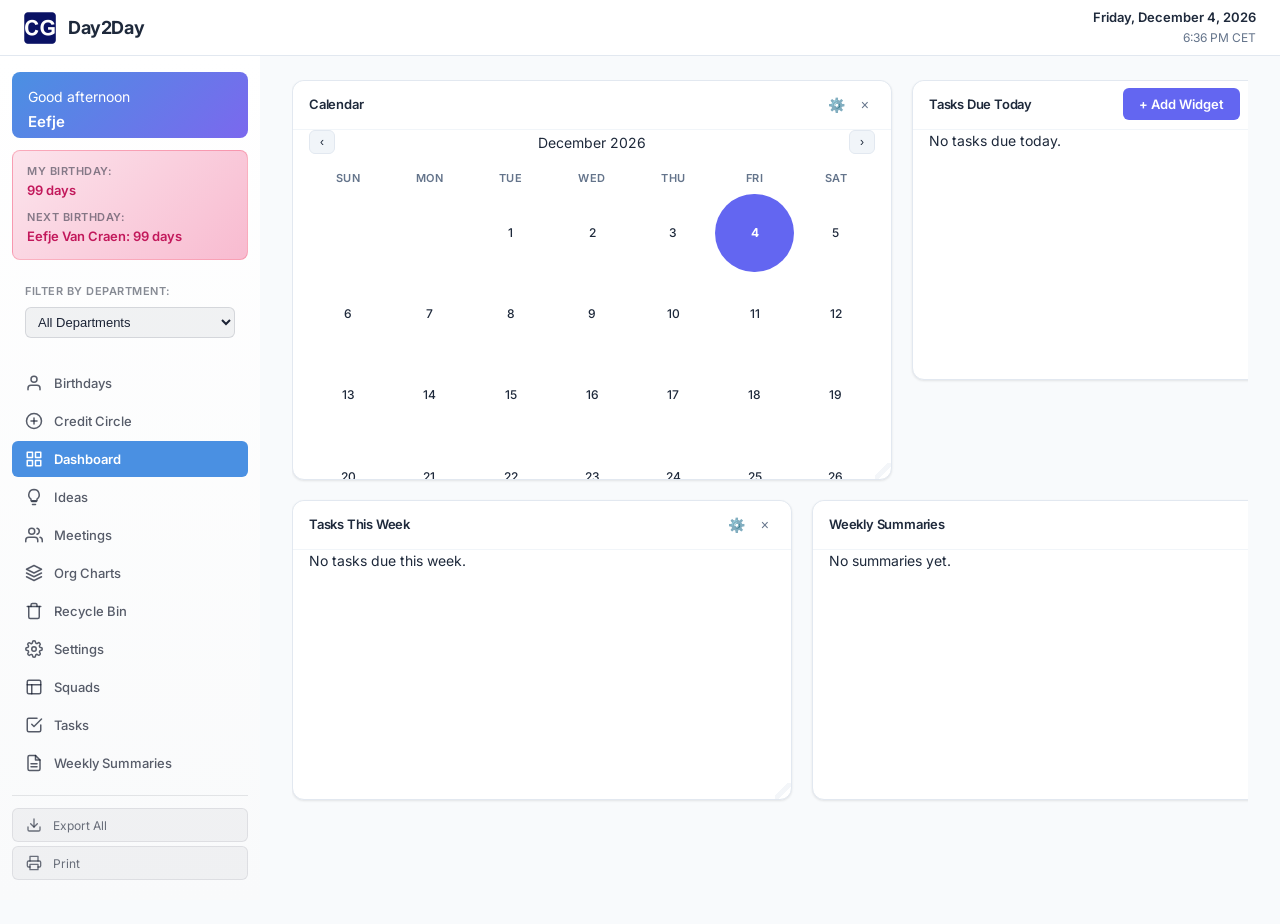
<file: index.html>
<!DOCTYPE html>
<html lang="en">
<head>
    <meta charset="UTF-8">
    <meta name="viewport" content="width=device-width, initial-scale=1.0">
    <meta http-equiv="X-UA-Compatible" content="IE=edge">
    <meta name="description" content="Day2Day Platform - Daily Task and Idea Management">
    <title>Day2Day - Eefje Van Craen</title>
    <link rel="stylesheet" href="styles/main.css">
    <link rel="icon" type="image/x-icon" href="favicon.ico?v=2">
    <link rel="icon" type="image/png" sizes="256x256" href="CnG logo.png?v=2">
    <link rel="apple-touch-icon" href="CnG logo.png?v=2">
    <script>
        // Prevent archive mode - ensure proper MIME type
        if (window.location.protocol === 'file:') {
            console.log('Running in local file mode - this is normal and safe');
        }
    </script>
</head>
<body>
    <!-- Header -->
    <header class="header">
        <div class="header-left">
            <img src="CnG logo.png" alt="Day2Day Logo" class="logo">
            <h1 class="app-name">Day2Day</h1>
        </div>
        <div class="header-right">
            <div class="date-time">
                <span id="current-date"></span>
                <span id="current-time"></span>
            </div>
        </div>
    </header>

    <!-- Main Container -->
    <div class="main-container">
        <!-- Sidebar -->
        <aside class="sidebar">
            <div class="greeting">
                <span id="greeting-text"></span>
                <span class="user-name">Eefje</span>
            </div>
            
            <div class="birthday-countdown">
                <div class="countdown-item">
                    <label>My Birthday:</label>
                    <span id="my-birthday-countdown"></span>
                </div>
                <div class="countdown-item">
                    <label>Next Birthday:</label>
                    <span id="next-birthday-countdown"></span>
                </div>
            </div>

            <div class="sidebar-filter">
                <label style="font-weight: 600; margin-bottom: 8px; display: block; font-size: 13px;">Filter by Department:</label>
                <select id="sidebar-dept-filter" style="width: 100%; padding: 8px; border: 1px solid var(--border-color); border-radius: 6px; font-size: 13px;">
                    <option value="">All Departments</option>
                </select>
            </div>

            <nav class="sidebar-nav">
                <button class="nav-btn active" data-section="dashboard">
                    <span class="nav-icon"><svg viewBox="0 0 24 24" fill="none" stroke="currentColor" stroke-width="2" stroke-linecap="round" stroke-linejoin="round"><rect x="3" y="3" width="7" height="7"/><rect x="14" y="3" width="7" height="7"/><rect x="3" y="14" width="7" height="7"/><rect x="14" y="14" width="7" height="7"/></svg></span>
                    <span>Dashboard</span>
                </button>
                <button class="nav-btn" data-section="tasks">
                    <span class="nav-icon"><svg viewBox="0 0 24 24" fill="none" stroke="currentColor" stroke-width="2" stroke-linecap="round" stroke-linejoin="round"><path d="M9 11l3 3L22 4"/><path d="M21 12v7a2 2 0 01-2 2H5a2 2 0 01-2-2V5a2 2 0 012-2h11"/></svg></span>
                    <span>Tasks</span>
                </button>
                <button class="nav-btn" data-section="ideas">
                    <span class="nav-icon"><svg viewBox="0 0 24 24" fill="none" stroke="currentColor" stroke-width="2" stroke-linecap="round" stroke-linejoin="round"><path d="M9 18h6"/><path d="M10 22h4"/><path d="M12 2a7 7 0 00-4 12.7V17h8v-2.3A7 7 0 0012 2z"/></svg></span>
                    <span>Ideas</span>
                </button>
                <button class="nav-btn" data-section="summaries">
                    <span class="nav-icon"><svg viewBox="0 0 24 24" fill="none" stroke="currentColor" stroke-width="2" stroke-linecap="round" stroke-linejoin="round"><path d="M14 2H6a2 2 0 00-2 2v16a2 2 0 002 2h12a2 2 0 002-2V8z"/><polyline points="14 2 14 8 20 8"/><line x1="16" y1="13" x2="8" y2="13"/><line x1="16" y1="17" x2="8" y2="17"/></svg></span>
                    <span>Weekly Summaries</span>
                </button>
                <button class="nav-btn" data-section="meetings">
                    <span class="nav-icon"><svg viewBox="0 0 24 24" fill="none" stroke="currentColor" stroke-width="2" stroke-linecap="round" stroke-linejoin="round"><path d="M17 21v-2a4 4 0 00-4-4H5a4 4 0 00-4 4v2"/><circle cx="9" cy="7" r="4"/><path d="M23 21v-2a4 4 0 00-3-3.87"/><path d="M16 3.13a4 4 0 010 7.75"/></svg></span>
                    <span>Meetings</span>
                </button>
                <button class="nav-btn" data-section="birthdays">
                    <span class="nav-icon"><svg viewBox="0 0 24 24" fill="none" stroke="currentColor" stroke-width="2" stroke-linecap="round" stroke-linejoin="round"><path d="M20 21v-2a4 4 0 00-4-4H8a4 4 0 00-4 4v2"/><circle cx="12" cy="7" r="4"/></svg></span>
                    <span>Birthdays</span>
                </button>
                <button class="nav-btn" data-section="squads">
                    <span class="nav-icon"><svg viewBox="0 0 24 24" fill="none" stroke="currentColor" stroke-width="2" stroke-linecap="round" stroke-linejoin="round"><rect x="3" y="3" width="18" height="18" rx="2"/><path d="M3 9h18"/><path d="M9 21V9"/></svg></span>
                    <span>Squads</span>
                </button>
                <button class="nav-btn" data-section="credit-circle">
                    <span class="nav-icon"><svg viewBox="0 0 24 24" fill="none" stroke="currentColor" stroke-width="2" stroke-linecap="round" stroke-linejoin="round"><circle cx="12" cy="12" r="10"/><path d="M12 8v8"/><path d="M8 12h8"/></svg></span>
                    <span>Credit Circle</span>
                </button>
                <button class="nav-btn" data-section="org-charts">
                    <span class="nav-icon"><svg viewBox="0 0 24 24" fill="none" stroke="currentColor" stroke-width="2" stroke-linecap="round" stroke-linejoin="round"><path d="M12 2L2 7l10 5 10-5-10-5z"/><path d="M2 17l10 5 10-5"/><path d="M2 12l10 5 10-5"/></svg></span>
                    <span>Org Charts</span>
                </button>
                <button class="nav-btn" data-section="recycle-bin">
                    <span class="nav-icon"><svg viewBox="0 0 24 24" fill="none" stroke="currentColor" stroke-width="2" stroke-linecap="round" stroke-linejoin="round"><polyline points="3 6 5 6 21 6"/><path d="M19 6v14a2 2 0 01-2 2H7a2 2 0 01-2-2V6m3 0V4a2 2 0 012-2h4a2 2 0 012 2v2"/></svg></span>
                    <span>Recycle Bin</span>
                </button>
                <button class="nav-btn" id="settings-btn">
                    <span class="nav-icon"><svg viewBox="0 0 24 24" fill="none" stroke="currentColor" stroke-width="2" stroke-linecap="round" stroke-linejoin="round"><circle cx="12" cy="12" r="3"/><path d="M19.4 15a1.65 1.65 0 00.33 1.82l.06.06a2 2 0 010 2.83 2 2 0 01-2.83 0l-.06-.06a1.65 1.65 0 00-1.82-.33 1.65 1.65 0 00-1 1.51V21a2 2 0 01-4 0v-.09A1.65 1.65 0 009 19.4a1.65 1.65 0 00-1.82.33l-.06.06a2 2 0 01-2.83-2.83l.06-.06A1.65 1.65 0 004.68 15a1.65 1.65 0 00-1.51-1H3a2 2 0 010-4h.09A1.65 1.65 0 004.6 9a1.65 1.65 0 00-.33-1.82l-.06-.06a2 2 0 012.83-2.83l.06.06A1.65 1.65 0 009 4.68a1.65 1.65 0 001-1.51V3a2 2 0 014 0v.09a1.65 1.65 0 001 1.51 1.65 1.65 0 001.82-.33l.06-.06a2 2 0 012.83 2.83l-.06.06A1.65 1.65 0 0019.4 9a1.65 1.65 0 001.51 1H21a2 2 0 010 4h-.09a1.65 1.65 0 00-1.51 1z"/></svg></span>
                    <span>Settings</span>
                </button>
            </nav>

            <div class="sidebar-actions">
                <button class="action-btn" id="export-btn">
                    <span class="nav-icon"><svg viewBox="0 0 24 24" fill="none" stroke="currentColor" stroke-width="2" stroke-linecap="round" stroke-linejoin="round"><path d="M21 15v4a2 2 0 01-2 2H5a2 2 0 01-2-2v-4"/><polyline points="7 10 12 15 17 10"/><line x1="12" y1="15" x2="12" y2="3"/></svg></span>
                    <span>Export All</span>
                </button>
                <button class="action-btn" id="print-btn">
                    <span class="nav-icon"><svg viewBox="0 0 24 24" fill="none" stroke="currentColor" stroke-width="2" stroke-linecap="round" stroke-linejoin="round"><polyline points="6 9 6 2 18 2 18 9"/><path d="M6 18H4a2 2 0 01-2-2v-5a2 2 0 012-2h16a2 2 0 012 2v5a2 2 0 01-2 2h-2"/><rect x="6" y="14" width="12" height="8"/></svg></span>
                    <span>Print</span>
                </button>
            </div>
        </aside>

        <!-- Main Content Area -->
        <main class="main-content">
            <!-- Dashboard View -->
            <section id="dashboard-section" class="content-section active">
                <button class="add-widget-btn" id="add-widget-btn">+ Add Widget</button>
                <div class="dashboard-workspace" id="dashboard-workspace">
                    <!-- Widgets will be dynamically added here -->
                </div>
            </section>

            <!-- Tasks View -->
            <section id="tasks-section" class="content-section">
                <div class="section-header">
                    <h2>Tasks</h2>
                    <div class="filter-bar">
                        <input type="text" id="task-search" placeholder="Search tasks...">
                        <select id="task-filter-department">
                            <option value="">All Departments</option>
                        </select>
                        <select id="task-filter-tag">
                            <option value="">All Tags</option>
                        </select>
                        <select id="task-filter-priority">
                            <option value="">All Priorities</option>
                            <option value="high">High</option>
                            <option value="medium">Medium</option>
                            <option value="low">Low</option>
                        </select>
                        <select id="task-filter-status">
                            <option value="">All Status</option>
                            <option value="active">Active</option>
                            <option value="completed">Completed</option>
                            <option value="overdue">Overdue</option>
                        </select>
                    </div>
                    <button class="btn-primary" id="add-task-btn">+ Add Task</button>
                </div>
                <div class="tasks-list" id="tasks-list"></div>
            </section>

            <!-- Ideas View -->
            <section id="ideas-section" class="content-section">
                <div class="section-header">
                    <h2>Ideas</h2>
                    <div class="filter-bar">
                        <input type="text" id="idea-search" placeholder="Search ideas...">
                        <select id="idea-filter-department">
                            <option value="">All Departments</option>
                        </select>
                        <select id="idea-filter-tag">
                            <option value="">All Tags</option>
                        </select>
                    </div>
                    <button class="btn-primary" id="add-idea-btn">+ Add Idea</button>
                </div>
                <div class="ideas-list" id="ideas-list"></div>
            </section>

            <!-- Summaries View -->
            <section id="summaries-section" class="content-section">
                <div class="section-header">
                    <h2>Weekly Summaries</h2>
                </div>
                <div class="summaries-list" id="summaries-list"></div>
            </section>

            <!-- Meetings View -->
            <section id="meetings-section" class="content-section">
                <div class="section-header">
                    <h2>Meetings</h2>
                    <div class="filter-bar">
                        <input type="text" id="meeting-search" placeholder="Search meetings...">
                        <select id="meeting-filter-department">
                            <option value="">All Departments</option>
                        </select>
                    </div>
                    <button class="btn-primary" id="add-meeting-btn">+ Add Meeting</button>
                </div>
                <div class="meetings-list" id="meetings-list"></div>
            </section>

            <!-- Birthdays View -->
            <section id="birthdays-section" class="content-section">
                <div class="section-header">
                    <h2>Birthday Calendar</h2>
                    <button class="btn-primary" id="add-birthday-btn">+ Add Birthday</button>
                </div>
                <div class="birthdays-list" id="birthdays-list"></div>
            </section>

            <!-- Squads View -->
            <section id="squads-section" class="content-section">
                <div class="section-header">
                    <h2>Squads</h2>
                    <div class="filter-bar">
                        <input type="text" id="squad-search" placeholder="Search squads...">
                    </div>
                    <div>
                        <button class="btn-primary" id="import-squads-btn">📥 Import from Excel</button>
                        <button class="btn-primary" id="add-squad-btn" style="margin-left: 10px;">+ Add Squad</button>
                        <button class="btn-secondary" id="delete-all-squads-btn" style="margin-left: 10px; background: var(--danger-color); color: white;">🗑️ Delete All</button>
                    </div>
                </div>
                <div class="squads-grid" id="squads-container"></div>
            </section>

            <!-- Credit Circle View -->
            <section id="credit-circle-section" class="content-section">
                <div class="section-header">
                    <h2>Credit Circle</h2>
                    <button class="btn-primary" id="add-credit-circle-update-btn">+ Add Credit Circle Update</button>
                </div>
                <div id="credit-circle-container">
                    <div class="empty-state">
                        <div class="empty-state-icon">⭕</div>
                        <p>Credit Circle content coming soon...</p>
                    </div>
                </div>
            </section>

            <!-- Org Charts View -->
            <section id="org-charts-section" class="content-section">
                <!-- Org Charts List View -->
                <div id="org-charts-list-section">
                    <div class="section-header">
                        <h2>Organizational Charts</h2>
                        <button class="btn-primary" id="add-org-chart-btn">+ Create Org Chart</button>
                    </div>
                    <div class="org-charts-list" id="org-charts-list"></div>
                </div>

                <!-- Org Chart View -->
                <div id="org-chart-view-section" style="display: none;">
                    <div class="section-header">
                        <div>
                            <button class="btn-secondary" onclick="orgChartManager.backToOrgChartsList()" style="margin-right: 10px;">← Back</button>
                            <h2 id="org-chart-view-title"></h2>
                        </div>
                        <button class="btn-primary" onclick="orgChartManager.openPositionModal(orgChartManager.currentChartId)">+ Add Position</button>
                    </div>
                    <div class="org-chart-view-container">
                        <div class="org-chart-positions-container">
                            <h3>Positions</h3>
                            <div id="org-chart-positions-list"></div>
                        </div>
                        <div class="org-chart-visual-container-wrapper">
                            <h3>Visual Chart</h3>
                            <div id="org-chart-visual"></div>
                        </div>
                    </div>
                </div>
            </section>

            <!-- Recycle Bin View -->
            <section id="recycle-bin-section" class="content-section">
                <div class="section-header">
                    <h2>Recycle Bin</h2>
                </div>
                <div class="recycle-bin-list" id="recycle-bin-list"></div>
            </section>
        </main>
    </div>

    <!-- Settings Modal -->
    <div id="settings-modal" class="modal">
        <div class="modal-content" id="settings-modal-content">
            <div class="modal-header">
                <h2>Settings</h2>
                <button class="modal-close" id="settings-close">&times;</button>
            </div>
            <div class="modal-resize-handle" id="settings-resize-handle"></div>
            <div class="modal-body">
                <div class="settings-tabs">
                    <button class="tab-btn active" data-tab="general">General</button>
                    <button class="tab-btn" data-tab="appearance">Appearance</button>
                    <button class="tab-btn" data-tab="departments">Departments</button>
                    <button class="tab-btn" data-tab="tags">Tags</button>
                    <button class="tab-btn" data-tab="credit-circle-members">Credit Circle Members</button>
                    <button class="tab-btn" data-tab="meeting-types">Meeting Types</button>
                    <button class="tab-btn" data-tab="priorities">Priorities</button>
                    <button class="tab-btn" data-tab="backup">Backup</button>
                </div>
                
                <div class="tab-content active" id="general-tab">
                    <h3>General Settings</h3>
                    <div class="setting-item">
                        <label>Time Zone:</label>
                        <select id="timezone-setting">
                            <option value="CET" selected>CET (Central European Time)</option>
                        </select>
                    </div>
                    <div class="setting-item">
                        <label>Auto-backup:</label>
                        <input type="checkbox" id="auto-backup" checked>
                        <span>Enable monthly automatic backups</span>
                    </div>
                </div>

                <div class="tab-content" id="appearance-tab">
                    <h3>Sidebar Colors</h3>
                    <p style="font-size: 12px; color: var(--text-secondary); margin-bottom: 20px;">
                        Customize the colors of the left sidebar ribbon
                    </p>
                    
                    <div class="setting-item">
                        <label>Sidebar Background (Top):</label>
                        <div style="display: flex; gap: 10px; align-items: center;">
                            <input type="color" id="sidebar-bg-top" value="#ffffff" style="width: 60px; height: 40px; border: 1px solid var(--border-color); border-radius: 6px; cursor: pointer;">
                            <input type="text" id="sidebar-bg-top-hex" value="#ffffff" style="flex: 1; padding: 8px; border: 1px solid var(--border-color); border-radius: 6px;">
                        </div>
                    </div>
                    
                    <div class="setting-item">
                        <label>Sidebar Background (Bottom):</label>
                        <div style="display: flex; gap: 10px; align-items: center;">
                            <input type="color" id="sidebar-bg-bottom" value="#f9fafb" style="width: 60px; height: 40px; border: 1px solid var(--border-color); border-radius: 6px; cursor: pointer;">
                            <input type="text" id="sidebar-bg-bottom-hex" value="#f9fafb" style="flex: 1; padding: 8px; border: 1px solid var(--border-color); border-radius: 6px;">
                        </div>
                    </div>
                    
                    <div class="setting-item">
                        <label>Greeting Card (Primary Color):</label>
                        <div style="display: flex; gap: 10px; align-items: center;">
                            <input type="color" id="greeting-color-1" value="#4a90e2" style="width: 60px; height: 40px; border: 1px solid var(--border-color); border-radius: 6px; cursor: pointer;">
                            <input type="text" id="greeting-color-1-hex" value="#4a90e2" style="flex: 1; padding: 8px; border: 1px solid var(--border-color); border-radius: 6px;">
                        </div>
                    </div>
                    
                    <div class="setting-item">
                        <label>Greeting Card (Secondary Color):</label>
                        <div style="display: flex; gap: 10px; align-items: center;">
                            <input type="color" id="greeting-color-2" value="#7b68ee" style="width: 60px; height: 40px; border: 1px solid var(--border-color); border-radius: 6px; cursor: pointer;">
                            <input type="text" id="greeting-color-2-hex" value="#7b68ee" style="flex: 1; padding: 8px; border: 1px solid var(--border-color); border-radius: 6px;">
                        </div>
                    </div>
                    
                    <div class="setting-item">
                        <label>Active Nav Button Color:</label>
                        <div style="display: flex; gap: 10px; align-items: center;">
                            <input type="color" id="nav-active-color" value="#4a90e2" style="width: 60px; height: 40px; border: 1px solid var(--border-color); border-radius: 6px; cursor: pointer;">
                            <input type="text" id="nav-active-color-hex" value="#4a90e2" style="flex: 1; padding: 8px; border: 1px solid var(--border-color); border-radius: 6px;">
                        </div>
                    </div>
                    
                    <div class="setting-item">
                        <label>Nav Button Hover Color:</label>
                        <div style="display: flex; gap: 10px; align-items: center;">
                            <input type="color" id="nav-hover-color" value="#4a90e2" style="width: 60px; height: 40px; border: 1px solid var(--border-color); border-radius: 6px; cursor: pointer;">
                            <input type="text" id="nav-hover-color-hex" value="#4a90e2" style="flex: 1; padding: 8px; border: 1px solid var(--border-color); border-radius: 6px;">
                        </div>
                    </div>
                    
                    <h4 style="margin-top: 30px; margin-bottom: 15px; border-top: 1px solid var(--border-color); padding-top: 20px;">Birthday Countdown Colors</h4>
                    
                    <div class="setting-item">
                        <label>Birthday Countdown Background (Top):</label>
                        <div style="display: flex; gap: 10px; align-items: center;">
                            <input type="color" id="birthday-bg-top" value="#fce4ec" style="width: 60px; height: 40px; border: 1px solid var(--border-color); border-radius: 6px; cursor: pointer;">
                            <input type="text" id="birthday-bg-top-hex" value="#fce4ec" style="flex: 1; padding: 8px; border: 1px solid var(--border-color); border-radius: 6px;">
                        </div>
                    </div>
                    
                    <div class="setting-item">
                        <label>Birthday Countdown Background (Bottom):</label>
                        <div style="display: flex; gap: 10px; align-items: center;">
                            <input type="color" id="birthday-bg-bottom" value="#f8bbd0" style="width: 60px; height: 40px; border: 1px solid var(--border-color); border-radius: 6px; cursor: pointer;">
                            <input type="text" id="birthday-bg-bottom-hex" value="#f8bbd0" style="flex: 1; padding: 8px; border: 1px solid var(--border-color); border-radius: 6px;">
                        </div>
                    </div>
                    
                    <div class="setting-item">
                        <label>Birthday Countdown Text Color:</label>
                        <div style="display: flex; gap: 10px; align-items: center;">
                            <input type="color" id="birthday-text-color" value="#c2185b" style="width: 60px; height: 40px; border: 1px solid var(--border-color); border-radius: 6px; cursor: pointer;">
                            <input type="text" id="birthday-text-color-hex" value="#c2185b" style="flex: 1; padding: 8px; border: 1px solid var(--border-color); border-radius: 6px;">
                        </div>
                    </div>
                    
                    <div class="form-actions" style="margin-top: 20px;">
                        <button class="btn-primary" id="save-colors-btn">Save Colors</button>
                        <button class="btn-secondary" id="reset-colors-btn">Reset to Default</button>
                    </div>
                </div>

                <div class="tab-content" id="departments-tab">
                    <h3>Departments & Sub-Departments</h3>
                    <div class="manage-list">
                        <div style="margin-bottom: 15px;">
                            <input type="text" id="new-department" placeholder="Add new department">
                            <button class="btn-small" id="add-department-btn">Add Department</button>
                        </div>
                        <div id="departments-list"></div>
                    </div>
                    <div style="margin-top: 20px;">
                        <h4>Assign Tags to Departments</h4>
                        <p style="font-size: 12px; color: var(--text-secondary); margin-bottom: 10px;">
                            Select a department and assign tags to it
                        </p>
                        <div class="form-row">
                            <div class="form-group">
                                <label>Department:</label>
                                <select id="dept-tag-select">
                                    <option value="">Select Department</option>
                                </select>
                            </div>
                            <div class="form-group">
                                <label>Tags:</label>
                                <div id="dept-tags-container" style="display: flex; flex-wrap: wrap; gap: 8px; padding: 8px; border: 1px solid var(--border-color); border-radius: 6px; min-height: 40px;">
                                    <span style="color: var(--text-secondary); font-size: 12px;">Select a department first</span>
                                </div>
                            </div>
                        </div>
                    </div>
                </div>

                <div class="tab-content" id="meeting-types-tab">
                    <h3>Meeting Types</h3>
                    <div class="manage-list">
                        <input type="text" id="new-meeting-type" placeholder="Add new meeting type">
                        <button class="btn-small" id="add-meeting-type-btn">Add</button>
                        <ul id="meeting-types-list"></ul>
                    </div>
                </div>

                <div class="tab-content" id="tags-tab">
                    <h3>Tags</h3>
                    <div class="manage-list">
                        <input type="text" id="new-tag" placeholder="Add new tag">
                        <button class="btn-small" id="add-tag-btn">Add</button>
                        <ul id="tags-list"></ul>
                    </div>
                </div>

                <div class="tab-content" id="credit-circle-members-tab">
                    <h3>Credit Circle Members</h3>
                    <p style="font-size: 12px; color: var(--text-secondary); margin-bottom: 15px;">
                        Add members who participate in Credit Circle meetings. These members will be available for selection when creating Credit Circle updates.
                    </p>
                    <div class="manage-list">
                        <div style="margin-bottom: 15px;">
                            <input type="text" id="new-credit-circle-member" placeholder="Enter member name">
                            <button class="btn-small" id="add-credit-circle-member-btn">Add Member</button>
                        </div>
                        <ul id="credit-circle-members-list"></ul>
                    </div>
                </div>

                <div class="tab-content" id="priorities-tab">
                    <h3>Priorities</h3>
                    <p>Priorities are fixed: High, Medium, Low</p>
                </div>

                <div class="tab-content" id="backup-tab">
                    <h3>Backup & Restore</h3>
                    <div style="margin-bottom: 20px;">
                        <p style="font-size: 13px; color: var(--text-secondary); margin-bottom: 15px;">
                            <strong>Automatic Daily Backups:</strong> Your data is automatically backed up daily. 
                            Backup files are saved directly to your OneDrive folder for automatic cloud sync.
                        </p>
                        <p style="font-size: 12px; color: var(--text-secondary); margin-bottom: 15px;">
                            <strong>Backup Location:</strong><br>
                            <code style="background: #f0f0f0; padding: 4px 8px; border-radius: 4px; font-size: 11px;">
                                Day2Day Platform\backups\
                            </code>
                            <br><span style="font-size: 11px; color: var(--success-color);">✓ Automatically synced to OneDrive cloud</span>
                        </p>
                        <p style="font-size: 11px; color: var(--text-secondary); margin-top: 10px; padding: 10px; background: #f8f9fa; border-radius: 6px;">
                            <strong>Quick Move to OneDrive:</strong> If backups download to your Downloads folder, 
                            double-click <code>move-backups-to-onedrive.bat</code> to automatically move them to the OneDrive backups folder.
                        </p>
                    </div>
                    <button class="btn-primary" id="manual-backup-btn">Create Backup Now</button>
                    <button class="btn-primary" id="export-json-btn" style="margin-top: 10px;">Export JSON to OneDrive</button>
                    <div style="margin-top: 20px;">
                        <label style="display: block; margin-bottom: 8px; font-weight: 600;">Restore from Backup File:</label>
                        <input type="file" id="restore-file-input" accept=".json" style="margin-bottom: 10px; padding: 8px; width: 100%; border: 1px solid var(--border-color); border-radius: 6px;">
                        <button class="btn-primary" id="restore-backup-btn">Restore from Selected File</button>
                    </div>
                    <div id="backup-status" style="margin-top: 15px;"></div>
                </div>
            </div>
        </div>
    </div>

    <!-- Task Modal -->
    <div id="task-modal" class="modal">
        <div class="modal-content">
            <div class="modal-header">
                <h2 id="task-modal-title">Add Task</h2>
                <button class="modal-close" id="task-modal-close">&times;</button>
            </div>
            <div class="modal-body">
                <form id="task-form">
                    <div class="form-group">
                        <label>Headline *</label>
                        <input type="text" id="task-headline" required>
                    </div>
                    <div class="form-group">
                        <label>Description</label>
                        <textarea id="task-description" rows="4"></textarea>
                    </div>
                    <div class="form-row">
                        <div class="form-group">
                            <label>Due Date</label>
                            <input type="date" id="task-due-date">
                        </div>
                        <div class="form-group">
                            <label>Priority</label>
                            <select id="task-priority">
                                <option value="low">Low</option>
                                <option value="medium" selected>Medium</option>
                                <option value="high">High</option>
                            </select>
                        </div>
                    </div>
                    <div class="form-group">
                        <label>Departments</label>
                        <div id="task-departments" class="checkbox-group">
                            <!-- Checkboxes will be populated here -->
                        </div>
                        <small style="color: var(--text-secondary); font-size: 12px;">Select one or more departments</small>
                    </div>
                    <div class="form-group">
                        <label>People</label>
                        <div id="task-people" class="checkbox-group">
                            <!-- Checkboxes will be populated here -->
                        </div>
                        <small style="color: var(--text-secondary); font-size: 12px;">Select one or more people</small>
                    </div>
                    <div class="form-group">
                        <label>Tag</label>
                        <select id="task-tag">
                            <option value="">None</option>
                        </select>
                    </div>
                    <div class="form-actions">
                        <button type="submit" class="btn-primary">Save</button>
                        <button type="button" class="btn-secondary" id="task-cancel-btn">Cancel</button>
                    </div>
                </form>
            </div>
        </div>
    </div>

    <!-- Idea Modal -->
    <div id="idea-modal" class="modal">
        <div class="modal-content">
            <div class="modal-header">
                <h2 id="idea-modal-title">Add Idea</h2>
                <button class="modal-close" id="idea-modal-close">&times;</button>
            </div>
            <div class="modal-body">
                <form id="idea-form">
                    <div class="form-group">
                        <label>Headline *</label>
                        <input type="text" id="idea-headline" required>
                    </div>
                    <div class="form-group">
                        <label>Description</label>
                        <textarea id="idea-description" rows="4"></textarea>
                    </div>
                    <div class="form-group">
                        <label>Departments</label>
                        <div id="idea-departments" class="checkbox-group">
                            <!-- Checkboxes will be populated here -->
                        </div>
                        <small style="color: var(--text-secondary); font-size: 12px;">Select one or more departments</small>
                    </div>
                    <div class="form-group">
                        <label>People</label>
                        <div id="idea-people" class="checkbox-group">
                            <!-- Checkboxes will be populated here -->
                        </div>
                        <small style="color: var(--text-secondary); font-size: 12px;">Select one or more people</small>
                    </div>
                    <div class="form-group">
                        <label>Tag</label>
                        <select id="idea-tag">
                            <option value="">None</option>
                        </select>
                    </div>
                    <div class="form-actions">
                        <button type="submit" class="btn-primary">Save</button>
                        <button type="button" class="btn-secondary" id="idea-cancel-btn">Cancel</button>
                    </div>
                </form>
            </div>
        </div>
    </div>

    <!-- Birthday Modal -->
    <div id="birthday-modal" class="modal">
        <div class="modal-content">
            <div class="modal-header">
                <h2 id="birthday-modal-title">Add Birthday</h2>
                <button class="modal-close" id="birthday-modal-close">&times;</button>
            </div>
            <div class="modal-body">
                <form id="birthday-form">
                    <div class="form-group">
                        <label>Name *</label>
                        <input type="text" id="birthday-name" required>
                    </div>
                    <div class="form-row">
                        <div class="form-group">
                            <label>Month *</label>
                            <select id="birthday-month" required>
                                <option value="">Select Month</option>
                                <option value="01">January</option>
                                <option value="02">February</option>
                                <option value="03">March</option>
                                <option value="04">April</option>
                                <option value="05">May</option>
                                <option value="06">June</option>
                                <option value="07">July</option>
                                <option value="08">August</option>
                                <option value="09">September</option>
                                <option value="10">October</option>
                                <option value="11">November</option>
                                <option value="12">December</option>
                            </select>
                        </div>
                        <div class="form-group">
                            <label>Day *</label>
                            <input type="number" id="birthday-day" min="1" max="31" required placeholder="Day">
                        </div>
                    </div>
                    <div class="form-actions">
                        <button type="submit" class="btn-primary">Save</button>
                        <button type="button" class="btn-secondary" id="birthday-cancel-btn">Cancel</button>
                    </div>
                </form>
            </div>
        </div>
    </div>

    <!-- Add Widget Modal -->
    <div id="add-widget-modal" class="modal">
        <div class="modal-content">
            <div class="modal-header">
                <h2>Add New Widget</h2>
                <button class="modal-close" id="add-widget-close">&times;</button>
            </div>
            <div class="modal-body">
                <form id="add-widget-form">
                    <div class="form-group">
                        <label>Widget Type *</label>
                        <select id="new-widget-type" required>
                            <option value="">Select Widget Type</option>
                            <option value="tasks-all">All Tasks</option>
                            <option value="tasks-active">Active Tasks</option>
                            <option value="birthdays">Birthdays</option>
                            <option value="calendar">Calendar</option>
                            <option value="tasks-completed">Completed Tasks</option>
                            <option value="ideas">Ideas</option>
                            <option value="meetings">Meetings</option>
                            <option value="org-charts">Org Charts</option>
                            <option value="tasks-overdue">Overdue Tasks</option>
                            <option value="ideas-recent">Recent Ideas</option>
                            <option value="tasks-today">Tasks Due Today</option>
                            <option value="tasks-week">Tasks This Week</option>
                            <option value="summaries">Weekly Summaries</option>
                        </select>
                    </div>
                    <div class="form-group">
                        <label>Widget Title</label>
                        <input type="text" id="new-widget-title" placeholder="Leave empty for default title">
                    </div>
                    <div class="form-row">
                        <div class="form-group">
                            <label>Width (px)</label>
                            <input type="number" id="new-widget-width" value="400" min="300" max="1200">
                        </div>
                        <div class="form-group">
                            <label>Height (px)</label>
                            <input type="number" id="new-widget-height" value="300" min="200" max="800">
                        </div>
                    </div>
                    <div class="form-actions">
                        <button type="submit" class="btn-primary">Create Widget</button>
                        <button type="button" class="btn-secondary" id="add-widget-cancel">Cancel</button>
                    </div>
                </form>
            </div>
        </div>
    </div>

    <!-- Widget Settings Modal -->
    <div id="widget-settings-modal" class="modal">
        <div class="modal-content">
            <div class="modal-header">
                <h2>Widget Settings</h2>
                <button class="modal-close" id="widget-settings-close">&times;</button>
            </div>
            <div class="modal-body" id="widget-settings-content">
                <!-- Widget-specific settings will be loaded here -->
            </div>
        </div>
    </div>

    <!-- Org Chart Modal -->
    <div id="org-chart-modal" class="modal">
        <div class="modal-content">
            <div class="modal-header">
                <h2 id="org-chart-modal-title">Create Org Chart</h2>
                <button class="modal-close" id="org-chart-modal-close">&times;</button>
            </div>
            <div class="modal-body">
                <form id="org-chart-form">
                    <div class="form-group">
                        <label>Org Chart Name *</label>
                        <input type="text" id="org-chart-name" required placeholder="e.g., Company Structure">
                    </div>
                    <div class="form-group">
                        <label>Description</label>
                        <textarea id="org-chart-description" rows="3" placeholder="Optional description"></textarea>
                    </div>
                    <div class="form-actions">
                        <button type="submit" class="btn-primary">Save</button>
                        <button type="button" class="btn-secondary" id="org-chart-cancel-btn">Cancel</button>
                    </div>
                </form>
            </div>
        </div>
    </div>

    <!-- Position Modal -->
    <div id="position-modal" class="modal">
        <div class="modal-content">
            <div class="modal-header">
                <h2 id="position-modal-title">Add Position</h2>
                <button class="modal-close" id="position-modal-close">&times;</button>
            </div>
            <div class="modal-body">
                <form id="position-form">
                    <div class="form-group">
                        <label>Name *</label>
                        <input type="text" id="position-name" required placeholder="e.g., John Doe">
                    </div>
                    <div class="form-group">
                        <label>Title</label>
                        <input type="text" id="position-title" placeholder="e.g., Senior Manager">
                    </div>
                    <div class="form-group">
                        <label>Department</label>
                        <select id="position-department">
                            <option value="">No Department</option>
                        </select>
                    </div>
                    <div class="form-group">
                        <label>Level *</label>
                        <select id="position-level" required>
                            <option value="0">Top Level (0)</option>
                            <option value="-1">Level -1</option>
                            <option value="-2">Level -2</option>
                            <option value="-3">Level -3</option>
                            <option value="-4">Level -4</option>
                            <option value="-5">Level -5</option>
                        </select>
                        <small style="color: var(--text-secondary); font-size: 12px; display: block; margin-top: 4px;">
                            Level 0 is the top position. Level -1 reports to Level 0, Level -2 reports to Level -1, and so on.
                        </small>
                    </div>
                    <div class="form-actions">
                        <button type="submit" class="btn-primary">Save</button>
                        <button type="button" class="btn-secondary" id="position-cancel-btn">Cancel</button>
                    </div>
                </form>
            </div>
        </div>
    </div>

    <!-- Meeting Modal -->
    <div id="meeting-modal" class="modal">
        <div class="modal-content">
            <div class="modal-header">
                <h2 id="meeting-modal-title">Add Meeting</h2>
                <button class="modal-close" id="meeting-modal-close">&times;</button>
            </div>
            <div class="modal-body">
                <form id="meeting-form">
                    <div class="form-group">
                        <label>Meeting Title *</label>
                        <input type="text" id="meeting-title" required placeholder="e.g., Q1 Planning Meeting">
                    </div>
                    <div class="form-row">
                        <div class="form-group">
                            <label>Date</label>
                            <input type="date" id="meeting-date">
                        </div>
                        <div class="form-group">
                            <label>Internal/External *</label>
                            <select id="meeting-internal-external" required>
                                <option value="Internal" selected>Internal</option>
                                <option value="External">External</option>
                            </select>
                        </div>
                    </div>
                    <div class="form-group">
                        <label>Department/Sub-Department</label>
                        <select id="meeting-department">
                            <option value="">None</option>
                        </select>
                    </div>
                    <div class="form-group">
                        <label>Description</label>
                        <textarea id="meeting-description" rows="10" style="min-height: 200px; max-height: 400px; overflow-y: auto; resize: vertical;"></textarea>
                        <small style="color: var(--text-secondary); font-size: 12px; display: block; margin-top: 4px;">
                            You can enter up to 500+ words. The text area will scroll as needed.
                        </small>
                    </div>
                    <div class="form-group">
                        <label>People</label>
                        <div id="meeting-people" class="checkbox-group">
                            <small style="color: var(--text-secondary);">Select a department to see people</small>
                        </div>
                        <small style="color: var(--text-secondary); font-size: 12px;">People are shown based on selected department/sub-department</small>
                    </div>
                    <div class="form-actions">
                        <button type="submit" class="btn-primary">Save</button>
                        <button type="button" class="btn-secondary" id="meeting-cancel-btn">Cancel</button>
                    </div>
                </form>
            </div>
        </div>
    </div>

    <!-- Squad Modal -->
    <div id="squad-modal" class="modal">
        <div class="modal-content">
            <div class="modal-header">
                <h2 id="squad-modal-title">New Squad</h2>
                <button class="modal-close" id="squad-modal-close">&times;</button>
            </div>
            <div class="modal-body">
                <form id="squad-form">
                    <input type="hidden" id="squad-id">
                    
                    <div class="form-group">
                        <label>Squad Name *</label>
                        <input type="text" id="squad-name" required>
                    </div>

                    <div class="form-group">
                        <label>
                            Squad Data
                            <button type="button" class="btn-secondary" id="add-squad-data-field" style="margin-left: 10px; padding: 5px 10px; font-size: 12px;">+ Add Field</button>
                        </label>
                        <div id="squad-data-container" style="margin-top: 10px;">
                            <!-- Dynamic data fields will be added here -->
                        </div>
                    </div>

                    <div class="form-actions">
                        <button type="submit" class="btn-primary">Save Squad</button>
                        <button type="button" class="btn-secondary" id="squad-cancel-btn">Cancel</button>
                    </div>
                </form>
            </div>
        </div>
    </div>

    <!-- Credit Circle Update Modal -->
    <div id="credit-circle-modal" class="modal">
        <div class="modal-content">
            <div class="modal-header">
                <h2 id="credit-circle-modal-title">Add Credit Circle Update</h2>
                <button class="modal-close" id="credit-circle-modal-close">&times;</button>
            </div>
            <div class="modal-body">
                <form id="credit-circle-form">
                    <div class="form-group">
                        <label for="credit-circle-subject">Subject *</label>
                        <input type="text" id="credit-circle-subject" required placeholder="Enter update subject">
                    </div>
                    <div class="form-group">
                        <label for="credit-circle-date">Date *</label>
                        <input type="date" id="credit-circle-date" required>
                    </div>
                    <div class="form-group">
                        <label>Members</label>
                        <div id="credit-circle-members-container" style="max-height: 200px; overflow-y: auto; border: 1px solid var(--border-color); border-radius: 6px; padding: 10px; background: var(--bg-color);">
                            <!-- Checkboxes will be populated dynamically -->
                        </div>
                        <small style="display: block; margin-top: 5px; color: #666;">Select members who attended. Add members in Settings.</small>
                    </div>
                    <div class="form-group">
                        <label for="credit-circle-summary">Summary</label>
                        <textarea id="credit-circle-summary" rows="5" placeholder="Enter meeting summary"></textarea>
                    </div>
                    <div class="form-group">
                        <label for="credit-circle-outcome">Outcomes</label>
                        <textarea id="credit-circle-outcome" rows="5" placeholder="Enter outcomes (one per line)"></textarea>
                        <small style="display: block; margin-top: 5px; color: #666;">Enter each outcome on a new line. You can create tasks from outcomes.</small>
                    </div>
                    <div class="form-group">
                        <label for="credit-circle-follow-up">Follow Up</label>
                        <textarea id="credit-circle-follow-up" rows="5" placeholder="Enter follow-up items (one per line)"></textarea>
                    </div>
                    <div class="form-actions">
                        <button type="submit" class="btn-primary">Save Update</button>
                        <button type="button" class="btn-secondary" id="credit-circle-cancel-btn">Cancel</button>
                    </div>
                </form>
            </div>
        </div>
    </div>

    <!-- Scripts -->
    <script src="https://cdn.sheetjs.com/xlsx-0.20.0/package/dist/xlsx.full.min.js"></script>
    <script src="js/data-manager.js"></script>
    <script src="js/widget-manager.js"></script>
    <script src="js/task-manager.js"></script>
    <script src="js/idea-manager.js"></script>
    <script src="js/birthday-manager.js"></script>
    <script src="js/summary-manager.js"></script>
    <script src="js/meeting-manager.js"></script>
    <script src="js/org-chart-manager.js"></script>
    <script src="js/squad-manager.js"></script>
    <script src="js/credit-circle-manager.js"></script>
    <script src="js/main.js"></script>
</body>
</html>
</file>
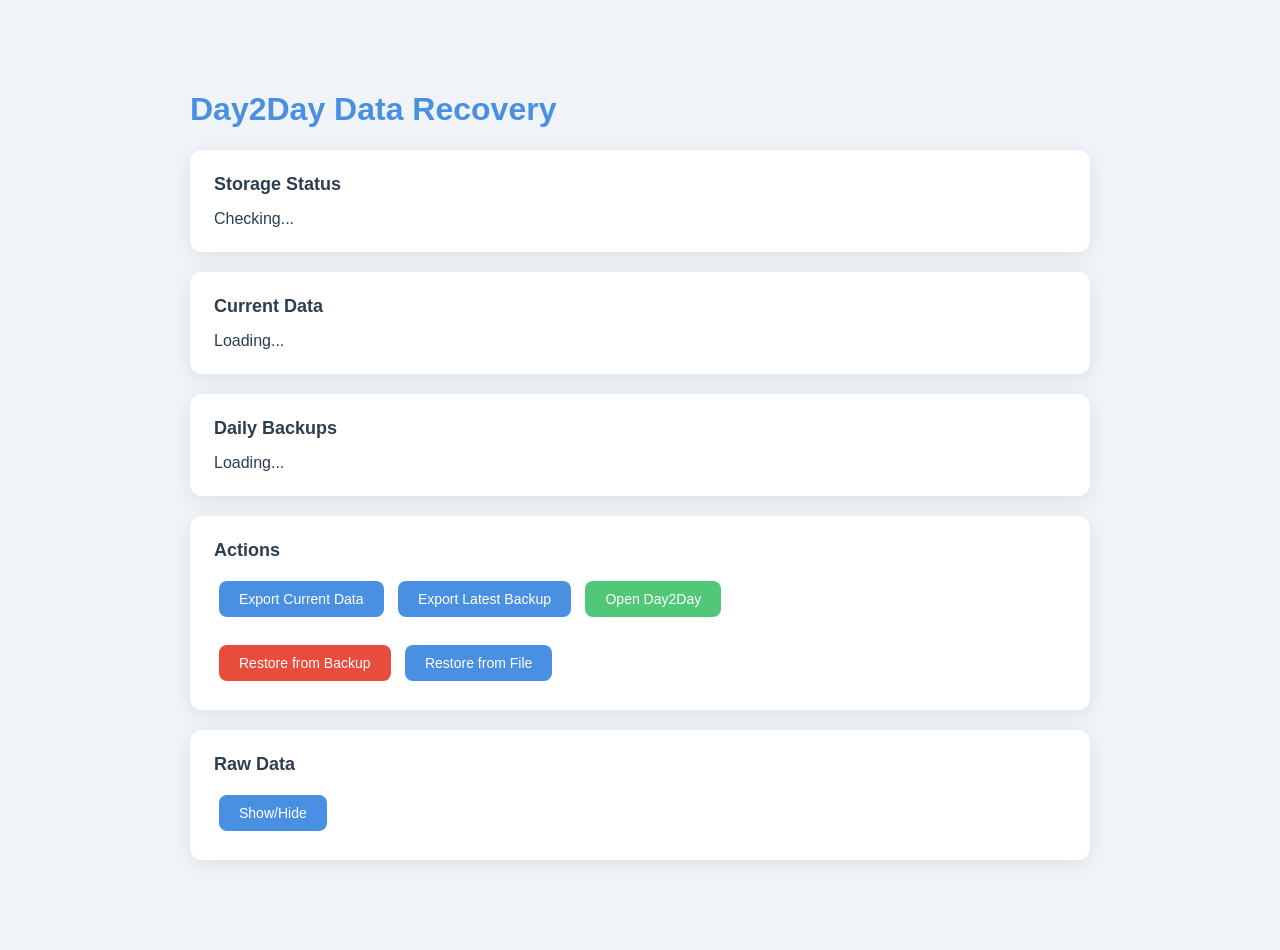
<file: data-recovery.html>
<!DOCTYPE html>
<html lang="en">
<head>
    <meta charset="UTF-8">
    <meta name="viewport" content="width=device-width, initial-scale=1.0">
    <title>Day2Day - Data Recovery</title>
    <style>
        body { font-family: -apple-system, BlinkMacSystemFont, Segoe UI, Roboto, sans-serif; max-width: 900px; margin: 50px auto; padding: 20px; background: #f0f4f8; color: #2c3e50; }
        h1 { color: #4a90e2; }
        .card { background: white; padding: 24px; border-radius: 12px; margin: 20px 0; box-shadow: 0 4px 20px rgba(0,0,0,0.08); }
        .card h2 { margin-top: 0; font-size: 18px; }
        button { background: #4a90e2; color: white; border: none; padding: 10px 20px; border-radius: 8px; cursor: pointer; margin: 5px; font-size: 14px; }
        button:hover { background: #3a7bc8; }
        button.danger { background: #e74c3c; }
        button.success { background: #50c878; }
        .ok { color: #50c878; font-weight: 600; }
        .err { color: #e74c3c; font-weight: 600; }
        .warn { color: #ffa500; font-weight: 600; }
        pre { background: #f8f9fa; padding: 12px; border-radius: 8px; font-size: 12px; max-height: 300px; overflow: auto; }
        .stat { display: inline-block; padding: 6px 14px; margin: 4px; background: #e8ecf1; border-radius: 6px; font-size: 13px; }
    </style>
</head>
<body>
    <h1>Day2Day Data Recovery</h1>
    <div class="card"><h2>Storage Status</h2><div id="ss">Checking...</div></div>
    <div class="card"><h2>Current Data</h2><div id="ds">Loading...</div></div>
    <div class="card"><h2>Daily Backups</h2><div id="db">Loading...</div></div>
    <div class="card"><h2>Actions</h2>
        <button onclick="exportCurrent()">Export Current Data</button>
        <button onclick="exportBackup()">Export Latest Backup</button>
        <button class="success" onclick="location.href='index.html'">Open Day2Day</button><br><br>
        <button class="danger" onclick="restoreBackup()">Restore from Backup</button>
        <button onclick="document.getElementById('rf').click()">Restore from File</button>
        <input type="file" id="rf" accept=".json" style="display:none" onchange="restoreFile(this)">
    </div>
    <div class="card"><h2>Raw Data</h2><button onclick="toggleRaw()">Show/Hide</button><pre id="rd" style="display:none"></pre></div>
    <script>
    var SK="day2day-data",BK="day2day-daily-backups";
    function checkStorage(){var e=document.getElementById("ss");try{localStorage.setItem("__t","1");localStorage.removeItem("__t");var u=new Blob(Object.values(localStorage)).size;e.innerHTML="<span class=ok>OK</span> Using ~"+(u/1024/1024).toFixed(2)+" MB";}catch(x){e.innerHTML="<span class=err>Error: "+x.message+"</span>";}}
    function checkData(){var e=document.getElementById("ds");try{var r=localStorage.getItem(SK);if(!r){e.innerHTML="<span class=warn>No data found.</span>";return;}var d=JSON.parse(r);var items=[["Tasks",d.tasks],["Ideas",d.ideas],["Meetings",d.meetings],["Birthdays",d.birthdays],["Summaries",d.summaries],["Squads",d.squads],["OrgCharts",d.orgCharts],["RecycleBin",d.recycleBin],["Depts",d.departments],["Tags",d.tags]];e.innerHTML=items.map(function(i){return"<span class=stat>"+i[0]+": <b>"+(i[1]||[]).length+"</b></span>";}).join("")+"<br><br><span class=ok>Data healthy</span><br><small>Last save: "+(localStorage.getItem("day2day-last-save")||"unknown")+"</small>";}catch(x){e.innerHTML="<span class=err>"+x.message+"</span>";}}
    function checkBackups(){var e=document.getElementById("db");try{var r=localStorage.getItem(BK);if(!r){e.innerHTML="<span class=warn>No backups yet (auto-created daily).</span>";return;}var b=JSON.parse(r);var dates=Object.keys(b).sort().reverse();e.innerHTML=dates.map(function(d){return"<span class=stat>"+d+" ("+(new Blob([b[d]]).size/1024).toFixed(1)+" KB)</span>";}).join(" ")+"<br><small>"+dates.length+" backup(s)</small>";}catch(x){e.innerHTML="<span class=err>"+x.message+"</span>";}}
    function dl(c,f){var b=new Blob([c],{type:"application/json"});var u=URL.createObjectURL(b);var a=document.createElement("a");a.href=u;a.download=f;a.click();URL.revokeObjectURL(u);}
    function exportCurrent(){var r=localStorage.getItem(SK);if(!r){alert("No data.");return;}dl(r,"day2day-export-"+new Date().toISOString().split("T")[0]+".json");}
    function exportBackup(){try{var r=localStorage.getItem(BK);if(!r){alert("No backups.");return;}var b=JSON.parse(r);var l=Object.keys(b).sort().reverse()[0];if(!l){alert("Empty.");return;}dl(b[l],"day2day-backup-"+l+".json");}catch(x){alert(x.message);}}
    function restoreBackup(){try{var r=localStorage.getItem(BK);if(!r){alert("No backups.");return;}var b=JSON.parse(r);var d=Object.keys(b).sort().reverse();var c=prompt("Backups:
"+d.join("
")+"

Enter date (YYYY-MM-DD):");if(!c||!b[c]){alert("Invalid.");return;}if(!confirm("Replace ALL data with "+c+"?"))return;localStorage.setItem(SK,b[c]);alert("Restored!");location.reload();}catch(x){alert(x.message);}}
    function restoreFile(input){var f=input.files[0];if(!f)return;var rd=new FileReader();rd.onload=function(e){try{var d=JSON.parse(e.target.result);var t=d.data||d;if(!t.tasks&&!t.ideas){alert("Invalid file.");return;}if(!confirm("Replace ALL current data?"))return;localStorage.setItem(SK,JSON.stringify(t));alert("Restored!");location.reload();}catch(x){alert(x.message);}};rd.readAsText(f);}
    function toggleRaw(){var e=document.getElementById("rd");if(e.style.display==="none"){var r=localStorage.getItem(SK);e.textContent=r?JSON.stringify(JSON.parse(r),null,2):"No data";e.style.display="block";}else{e.style.display="none";}}
    checkStorage();checkData();checkBackups();
    </script>
</body>
</html>
</file>
<file: styles/main.css>
/* Day2Day Platform - Professional Theme v3.0
 * Dark sidebar, Inter font, Indigo accent
 * Inspired by Linear, Notion, Todoist
 */

@import url('https://fonts.googleapis.com/css2?family=Inter:wght@400;500;600;700&display=swap');

*, *::before, *::after { margin: 0; padding: 0; box-sizing: border-box; }

:root {
    --primary-color: #6366f1;
    --secondary-color: #8b5cf6;
    --success-color: #22c55e;
    --warning-color: #f59e0b;
    --danger-color: #ef4444;
    --bg-color: #f8fafc;
    --bg-gradient: #f8fafc;
    --card-bg: #ffffff;
    --card-shadow: 0 1px 3px rgba(0,0,0,0.06), 0 1px 2px rgba(0,0,0,0.04);
    --card-shadow-hover: 0 4px 12px rgba(0,0,0,0.08), 0 2px 4px rgba(0,0,0,0.04);
    --text-primary: #1e293b;
    --text-secondary: #64748b;
    --border-color: #e2e8f0;
    --border-color-light: #f1f5f9;
    --sidebar-width: 260px;
    --header-height: 56px;
    --accent-gradient: linear-gradient(135deg, #6366f1 0%, #8b5cf6 100%);
    --radius-sm: 6px;
    --radius-md: 8px;
    --radius-lg: 12px;
}

body {
    font-family: 'Inter', -apple-system, BlinkMacSystemFont, 'Segoe UI', Roboto, sans-serif;
    background: var(--bg-color);
    color: var(--text-primary);
    overflow-x: hidden;
    font-size: 14px;
    line-height: 1.5;
    -webkit-font-smoothing: antialiased;
}

/* HEADER */
.header {
    position: fixed; top: 0; left: 0; right: 0;
    height: var(--header-height);
    background: #ffffff;
    border-bottom: 1px solid var(--border-color);
    display: flex; justify-content: space-between; align-items: center;
    padding: 0 24px; z-index: 1000;
}

.header-left { display: flex; align-items: center; gap: 12px; }
.logo { height: 32px; width: auto; }
.app-name { font-size: 18px; font-weight: 700; color: var(--text-primary); letter-spacing: -0.4px; }

.date-time { display: flex; flex-direction: column; align-items: flex-end; gap: 2px; font-size: 13px; }
#current-date { font-weight: 600; color: var(--text-primary); }
#current-time { color: var(--text-secondary); font-size: 12px; }

/* LAYOUT */
.main-container { display: flex; margin-top: var(--header-height); min-height: calc(100vh - var(--header-height)); }

/* SIDEBAR */
.sidebar {
    width: var(--sidebar-width);
    background: linear-gradient(180deg, #0f172a 0%, #1e293b 100%);
    padding: 16px 12px; display: flex; flex-direction: column;
    position: fixed; height: calc(100vh - var(--header-height));
    overflow-y: auto; border-right: none;
}
.sidebar::-webkit-scrollbar { width: 4px; }
.sidebar::-webkit-scrollbar-thumb { background: rgba(255,255,255,0.15); border-radius: 4px; }

.greeting {
    padding: 14px 16px;
    background: linear-gradient(135deg, #6366f1 0%, #8b5cf6 100%);
    color: #fff; border-radius: var(--radius-md);
    margin-bottom: 12px; font-size: 14px;
    position: relative; overflow: hidden;
}
.greeting::before { display: none; }
.user-name { font-weight: 600; display: block; margin-top: 4px; font-size: 15px; }

.birthday-countdown {
    background: rgba(244, 63, 94, 0.12);
    padding: 12px 14px; border-radius: var(--radius-md);
    margin-bottom: 12px; font-size: 12px;
    border: 1px solid rgba(244, 63, 94, 0.2);
}
.countdown-item { margin-bottom: 8px; }
.countdown-item:last-child { margin-bottom: 0; }
.countdown-item label {
    display: block; font-weight: 600; margin-bottom: 2px;
    color: rgba(255,255,255,0.7); font-size: 11px;
    text-transform: uppercase; letter-spacing: 0.5px;
}
.countdown-item span { color: #fb7185; font-weight: 600; font-size: 13px; }

.sidebar-filter {
    margin-bottom: 12px; padding: 10px 12px;
    background: rgba(255,255,255,0.06); border-radius: var(--radius-md);
    border: 1px solid rgba(255,255,255,0.08);
}
.sidebar-filter label { color: rgba(255,255,255,0.5) !important; font-size: 11px !important; text-transform: uppercase; letter-spacing: 0.5px; }
.sidebar-filter select {
    background: rgba(255,255,255,0.08) !important; border: 1px solid rgba(255,255,255,0.12) !important;
    color: rgba(255,255,255,0.85) !important; border-radius: var(--radius-sm) !important;
    font-size: 13px !important; padding: 6px 8px !important;
}
.sidebar-filter select option { background: #1e293b; color: #e2e8f0; }

.sidebar-nav { flex: 1; margin-top: 4px; }

.nav-btn {
    width: 100%; padding: 9px 12px; margin-bottom: 2px;
    background: transparent; border: none; border-radius: var(--radius-sm);
    cursor: pointer; display: flex; align-items: center; gap: 10px;
    font-size: 13px; color: rgba(255,255,255,0.65);
    transition: all 0.15s ease; font-weight: 500; font-family: inherit;
}
.nav-btn:hover { background: rgba(255,255,255,0.08); color: rgba(255,255,255,0.95); transform: none; }
.nav-btn.active { background: var(--primary-color); color: #ffffff; font-weight: 600; box-shadow: none; }

.nav-btn .icon, .nav-btn .nav-icon {
    font-size: 16px; width: 20px; display: flex; align-items: center; justify-content: center; flex-shrink: 0;
}
.nav-btn .nav-icon svg { width: 18px; height: 18px; }

.nav-btn[draggable=true] { cursor: move; user-select: none; }
.nav-btn.dragging { opacity: 0.4; }
.nav-btn.drag-over { border-top: 2px solid var(--primary-color); padding-top: 7px; background: rgba(99,102,241,0.1); }

.sidebar-actions { margin-top: 12px; padding-top: 12px; border-top: 1px solid rgba(255,255,255,0.1); }
.action-btn {
    width: 100%; padding: 8px 12px; margin-bottom: 4px;
    background: rgba(255,255,255,0.06); border: 1px solid rgba(255,255,255,0.08);
    border-radius: var(--radius-sm); cursor: pointer;
    display: flex; align-items: center; gap: 10px;
    font-size: 12px; color: rgba(255,255,255,0.6);
    transition: all 0.15s ease; font-family: inherit;
}
.action-btn:hover { background: rgba(255,255,255,0.1); color: rgba(255,255,255,0.9); }
.action-btn .icon, .action-btn .nav-icon { font-size: 14px; width: 18px; display: flex; align-items: center; justify-content: center; }
.action-btn .nav-icon svg { width: 16px; height: 16px; }

/* MAIN CONTENT */
.main-content { margin-left: var(--sidebar-width); flex: 1; padding: 24px 32px; background: var(--bg-color); }
.content-section { display: none; position: relative; }
.content-section.active { display: block; }

/* DASHBOARD */
.dashboard-workspace {
    min-height: calc(100vh - 200px); height: auto; position: relative;
    padding: 24px; overflow-y: auto; overflow-x: auto; background: var(--bg-color);
}

.widget {
    position: absolute; background: var(--card-bg);
    border: 1px solid var(--border-color); border-radius: var(--radius-lg);
    box-shadow: var(--card-shadow); padding: 0; cursor: move;
    min-width: 300px; min-height: 200px;
    transition: box-shadow 0.2s ease, border-color 0.2s ease;
    display: flex; flex-direction: column; overflow: hidden;
}
.widget:hover { box-shadow: var(--card-shadow-hover); border-color: #cbd5e1; }

.widget-header {
    display: flex; justify-content: space-between; align-items: center;
    padding: 12px 16px; border-bottom: 1px solid var(--border-color-light);
    background: #ffffff; border-radius: var(--radius-lg) var(--radius-lg) 0 0; flex-shrink: 0;
}
.widget-title { font-size: 13px; font-weight: 600; color: var(--text-primary); letter-spacing: -0.2px; background: none; -webkit-text-fill-color: var(--text-primary); }
.widget-actions { display: flex; gap: 4px; }
.widget-btn { background: none; border: none; cursor: pointer; font-size: 14px; padding: 4px 6px; border-radius: var(--radius-sm); transition: background 0.15s; color: var(--text-secondary); }
.widget-btn:hover { background: var(--border-color-light); }

.widget-resize { position: absolute; bottom: 0; right: 0; width: 16px; height: 16px; cursor: nwse-resize; background: linear-gradient(-45deg, transparent 40%, var(--border-color) 40%, var(--border-color) 60%, transparent 60%); opacity: 0.4; }

.widget-content { flex: 1; overflow-y: auto; overflow-x: hidden; padding: 16px; padding-top: 0; margin-top: 0; max-height: 100%; -webkit-overflow-scrolling: touch; }
.widget-content::-webkit-scrollbar { width: 6px; }
.widget-content::-webkit-scrollbar-track { background: transparent; }
.widget-content::-webkit-scrollbar-thumb { background: #cbd5e1; border-radius: 3px; }
.widget-content::-webkit-scrollbar-thumb:hover { background: #94a3b8; }

.add-widget-btn {
    position: absolute; top: 8px; right: 8px;
    padding: 8px 16px; background: var(--primary-color); color: white;
    border: none; border-radius: var(--radius-sm); cursor: pointer;
    font-size: 13px; font-weight: 600; z-index: 100;
    transition: background 0.15s ease; font-family: inherit;
}
.add-widget-btn:hover { background: #4f46e5; }

/* CALENDAR */
.calendar-widget { width: 100%; }
.calendar-header { display: flex; justify-content: space-between; align-items: center; margin-bottom: 12px; }
.calendar-nav-btn { background: var(--border-color-light); color: var(--text-primary); border: 1px solid var(--border-color); padding: 4px 10px; border-radius: var(--radius-sm); cursor: pointer; font-size: 12px; font-weight: 500; transition: background 0.15s; }
.calendar-nav-btn:hover { background: var(--border-color); }

.calendar-grid { display: grid; grid-template-columns: repeat(7, 1fr); gap: 3px; margin-bottom: 12px; }
.calendar-day-header { text-align: center; font-weight: 600; font-size: 11px; padding: 4px; color: var(--text-secondary); text-transform: uppercase; letter-spacing: 0.5px; }
.calendar-day { aspect-ratio: 1; display: flex; align-items: center; justify-content: center; border: 1px solid transparent; border-radius: var(--radius-sm); cursor: pointer; font-size: 12px; transition: all 0.15s; font-weight: 500; }
.calendar-day:hover { background: var(--border-color-light); }
.calendar-day.today { background: var(--primary-color); color: white; font-weight: 700; border-radius: 50%; }
.calendar-day.has-tasks { border-color: var(--warning-color); border-width: 2px; }

.task-counters { display: flex; gap: 10px; margin-top: 16px; padding-top: 16px; border-top: 1px solid var(--border-color-light); }
.counter-item { flex: 1; text-align: center; padding: 12px 8px; background: var(--border-color-light); border-radius: var(--radius-md); transition: background 0.15s; }
.counter-item:hover { background: #e2e8f0; }
.counter-label { font-size: 11px; color: var(--text-secondary); margin-bottom: 4px; font-weight: 500; text-transform: uppercase; letter-spacing: 0.3px; }
.counter-value { font-size: 22px; font-weight: 700; color: var(--primary-color); background: none; -webkit-text-fill-color: var(--primary-color); }

/* WIDGET LIST ITEMS */
.task-item { padding: 10px 12px; margin-bottom: 8px; background: var(--card-bg); border-radius: var(--radius-sm); border: 1px solid var(--border-color-light); border-left: 3px solid var(--primary-color); cursor: pointer; transition: background 0.15s; }
.task-item:hover { background: var(--border-color-light); }
.task-item.completed { opacity: 0.5; text-decoration: line-through; }
.task-item.overdue { background: #fef2f2; border-left-color: var(--danger-color); }
.task-item.overdue:hover { background: #fee2e2; }
.task-card.overdue { border-left: 3px solid var(--danger-color); background: #fef2f2; }
.task-headline { font-weight: 600; margin-bottom: 4px; font-size: 13px; }
.task-tag { display: inline-block; padding: 2px 8px; background: var(--primary-color); color: white; border-radius: 10px; font-size: 11px; font-weight: 500; margin-top: 4px; }
.task-meta { font-size: 12px; color: var(--text-secondary); margin-top: 3px; }

.idea-item { padding: 10px 12px; margin-bottom: 8px; background: var(--card-bg); border-radius: var(--radius-sm); border: 1px solid var(--border-color-light); border-left: 3px solid #ec4899; cursor: pointer; transition: background 0.15s; }
.idea-item:hover { background: #fdf2f8; }
.idea-headline { font-weight: 600; margin-bottom: 4px; color: var(--text-primary); font-size: 13px; }
.idea-meta { font-size: 12px; color: var(--text-secondary); margin-top: 3px; }

.summary-item { padding: 10px 12px; margin-bottom: 8px; background: var(--card-bg); border-radius: var(--radius-sm); border: 1px solid var(--border-color-light); border-left: 3px solid #06b6d4; cursor: pointer; transition: background 0.15s; }
.summary-item:hover { background: #ecfeff; }
.summary-headline { font-weight: 600; margin-bottom: 4px; color: var(--text-primary); font-size: 13px; }
.summary-date { font-size: 12px; color: var(--text-secondary); margin-top: 3px; }

.birthday-item { padding: 10px 12px; margin-bottom: 8px; background: var(--card-bg); border-radius: var(--radius-sm); border: 1px solid var(--border-color-light); border-left: 3px solid #f43f5e; transition: background 0.15s; }
.birthday-item:hover { background: #fff1f2; }
.birthday-name { font-weight: 600; margin-bottom: 4px; color: var(--text-primary); font-size: 13px; }
.birthday-meta { font-size: 12px; color: var(--text-secondary); margin-top: 3px; }

/* SECTION HEADERS */
.section-header { display: flex; justify-content: space-between; align-items: center; margin-bottom: 20px; flex-wrap: wrap; gap: 12px; }
.section-header h2 { font-size: 22px; font-weight: 700; letter-spacing: -0.5px; color: var(--text-primary); }

.filter-bar { display: flex; gap: 8px; flex-wrap: wrap; }
.filter-bar input, .filter-bar select {
    padding: 7px 12px; border: 1px solid var(--border-color); border-radius: var(--radius-sm);
    font-size: 13px; font-family: inherit; background: var(--card-bg); color: var(--text-primary);
    transition: border-color 0.15s, box-shadow 0.15s;
}
.filter-bar input:focus, .filter-bar select:focus { outline: none; border-color: var(--primary-color); box-shadow: 0 0 0 3px rgba(99,102,241,0.1); }

.btn-primary { padding: 8px 16px; background: var(--primary-color); color: white; border: none; border-radius: var(--radius-sm); cursor: pointer; font-size: 13px; font-weight: 600; transition: background 0.15s; font-family: inherit; }
.btn-primary:hover { background: #4f46e5; }
.btn-secondary { padding: 8px 16px; background: var(--card-bg); color: var(--text-primary); border: 1px solid var(--border-color); border-radius: var(--radius-sm); cursor: pointer; font-size: 13px; font-weight: 500; transition: all 0.15s; font-family: inherit; }
.btn-secondary:hover { background: var(--border-color-light); }

/* CARD LISTS */
.tasks-list, .ideas-list, .summaries-list, .meetings-list, .birthdays-list, .recycle-bin-list { display: grid; gap: 10px; }

.task-card, .idea-card, .summary-card, .birthday-card, .org-chart-card, .meeting-card {
    background: var(--card-bg); padding: 18px 20px; border-radius: var(--radius-lg);
    border: 1px solid var(--border-color); box-shadow: var(--card-shadow);
    transition: box-shadow 0.2s ease, border-color 0.2s ease;
}
.task-card:hover, .idea-card:hover, .summary-card:hover, .birthday-card:hover, .org-chart-card:hover, .meeting-card:hover { box-shadow: var(--card-shadow-hover); border-color: #cbd5e1; }

.department-card { margin-bottom: 12px; }
.card-header { display: flex; justify-content: space-between; align-items: flex-start; margin-bottom: 8px; }
.card-title { font-size: 15px; font-weight: 600; margin-bottom: 4px; letter-spacing: -0.2px; }
.card-meta { display: flex; gap: 8px; flex-wrap: wrap; margin-top: 8px; font-size: 12px; color: var(--text-secondary); align-items: center; }
.card-actions { display: flex; gap: 4px; }
.card-btn { background: none; border: none; cursor: pointer; font-size: 14px; padding: 4px 6px; border-radius: var(--radius-sm); transition: background 0.15s; color: var(--text-secondary); }
.card-btn:hover { background: var(--border-color-light); }

/* BADGES */
.badge { display: inline-flex; align-items: center; padding: 2px 8px; border-radius: 10px; font-size: 11px; font-weight: 600; }
.badge-primary { background: rgba(99,102,241,0.1); color: #6366f1; }
.badge-success { background: rgba(34,197,94,0.1); color: #16a34a; }
.badge-warning { background: rgba(245,158,11,0.1); color: #d97706; }
.badge-danger { background: rgba(239,68,68,0.1); color: #dc2626; }
.badge-info { background: rgba(59,130,246,0.1); color: #2563eb; }
.badge-secondary { background: rgba(100,116,139,0.1); color: #475569; }

/* MODALS */
.modal { display: none; position: fixed; top: 0; left: 0; width: 100%; height: 100%; background: rgba(15,23,42,0.5); backdrop-filter: blur(4px); z-index: 2000; align-items: center; justify-content: center; }
.modal.active { display: flex; }
.modal-content { background: var(--card-bg); border-radius: var(--radius-lg); width: 90%; max-width: 560px; max-height: 90vh; overflow-y: auto; box-shadow: 0 20px 60px rgba(0,0,0,0.15), 0 0 0 1px rgba(0,0,0,0.05); position: relative; }

#settings-modal .modal-content { min-width: 500px; min-height: 400px; max-width: 95vw; max-height: 95vh; resize: both; overflow: auto; width: 600px; height: 600px; }
.modal-resize-handle { position: absolute; bottom: 0; right: 0; width: 16px; height: 16px; cursor: nwse-resize; background: linear-gradient(-45deg, transparent 40%, var(--border-color) 40%, var(--border-color) 60%, transparent 60%); opacity: 0.4; z-index: 10; }

.modal-header { display: flex; justify-content: space-between; align-items: center; padding: 16px 20px; border-bottom: 1px solid var(--border-color); }
.modal-header h2 { font-size: 16px; font-weight: 700; letter-spacing: -0.3px; }
.modal-close { background: none; border: none; font-size: 20px; cursor: pointer; color: var(--text-secondary); line-height: 1; padding: 4px; border-radius: var(--radius-sm); transition: background 0.15s; }
.modal-close:hover { background: var(--border-color-light); color: var(--text-primary); }
.modal-body { padding: 20px; }

/* FORMS */
.form-group { margin-bottom: 14px; }
.form-group label { display: block; margin-bottom: 5px; font-weight: 600; font-size: 13px; color: var(--text-primary); }
.form-group input, .form-group textarea, .form-group select {
    width: 100%; padding: 8px 12px; border: 1px solid var(--border-color);
    border-radius: var(--radius-sm); font-size: 13px; font-family: inherit;
    color: var(--text-primary); background: var(--card-bg);
    transition: border-color 0.15s, box-shadow 0.15s;
}
.form-group input:focus, .form-group textarea:focus, .form-group select:focus { outline: none; border-color: var(--primary-color); box-shadow: 0 0 0 3px rgba(99,102,241,0.1); }
.form-row { display: grid; grid-template-columns: 1fr 1fr; gap: 14px; }
.form-actions { display: flex; gap: 8px; justify-content: flex-end; margin-top: 18px; }

/* SETTINGS TABS */
.settings-tabs { display: flex; gap: 0; margin-bottom: 20px; border-bottom: 1px solid var(--border-color); overflow-x: auto; }
.tab-btn { padding: 10px 14px; background: none; border: none; border-bottom: 2px solid transparent; cursor: pointer; font-size: 13px; font-weight: 500; color: var(--text-secondary); transition: all 0.15s; white-space: nowrap; font-family: inherit; }
.tab-btn:hover { color: var(--text-primary); }
.tab-btn.active { color: var(--primary-color); border-bottom-color: var(--primary-color); font-weight: 600; }
.tab-content { display: none; }
.tab-content.active { display: block; }

.setting-item { margin-bottom: 14px; }
.setting-item label { display: block; margin-bottom: 5px; font-weight: 600; font-size: 13px; }

.manage-list { margin-top: 12px; }
.manage-list input { width: calc(100% - 90px); display: inline-block; margin-right: 8px; }
.btn-small { padding: 7px 14px; background: var(--primary-color); color: white; border: none; border-radius: var(--radius-sm); cursor: pointer; font-size: 12px; font-weight: 600; font-family: inherit; transition: background 0.15s; }
.btn-small:hover { background: #4f46e5; }
.manage-list ul { list-style: none; margin-top: 12px; }
.manage-list li { padding: 8px 12px; background: var(--border-color-light); margin-bottom: 6px; border-radius: var(--radius-sm); display: flex; justify-content: space-between; align-items: center; font-size: 13px; }
.manage-list li button { background: var(--danger-color); color: white; border: none; padding: 3px 10px; border-radius: var(--radius-sm); cursor: pointer; font-size: 11px; font-weight: 600; transition: background 0.15s; }
.manage-list li button:hover { background: #dc2626; }

textarea { resize: vertical; min-height: 80px; font-family: inherit; line-height: 1.6; }
#meeting-description { min-height: 200px; max-height: 400px; overflow-y: auto; padding: 10px 12px; border: 1px solid var(--border-color); border-radius: var(--radius-sm); font-size: 13px; line-height: 1.6; }
#meeting-description:focus { outline: none; border-color: var(--primary-color); box-shadow: 0 0 0 3px rgba(99,102,241,0.1); }

/* CHECKBOX GROUPS */
.checkbox-group { display: flex; flex-wrap: wrap; gap: 8px; padding: 10px; border: 1px solid var(--border-color); border-radius: var(--radius-sm); background: var(--card-bg); min-height: 44px; max-height: 200px; overflow-y: auto; }
.checkbox-item { display: flex; align-items: center; gap: 6px; padding: 5px 10px; background: var(--border-color-light); border-radius: var(--radius-sm); cursor: pointer; transition: background 0.15s; user-select: none; }
.checkbox-item:hover { background: #e2e8f0; }
.checkbox-item input[type='checkbox'] { cursor: pointer; width: 16px; height: 16px; accent-color: var(--primary-color); }
.checkbox-item span { font-size: 13px; color: var(--text-primary); }
.checkbox-item input[type='checkbox']:checked + span { font-weight: 600; color: var(--primary-color); }

/* ORG CHARTS */
.org-chart-card { margin-bottom: 16px; }
.org-chart-card-header { display: flex; justify-content: space-between; align-items: flex-start; }
.org-chart-card-title { font-size: 17px; font-weight: 700; margin-bottom: 6px; color: var(--text-primary); }
.org-chart-card-meta { font-size: 12px; color: var(--text-secondary); margin-bottom: 6px; }
.org-chart-card-description { font-size: 13px; color: var(--text-secondary); margin-top: 6px; }
.org-chart-card-actions { display: flex; gap: 6px; }

.org-chart-view-container { display: grid; grid-template-columns: 1fr 1fr; gap: 24px; margin-top: 16px; }
.org-chart-positions-container, .org-chart-visual-container-wrapper { background: var(--card-bg); padding: 18px; border-radius: var(--radius-lg); border: 1px solid var(--border-color); box-shadow: var(--card-shadow); }
.org-chart-positions-container h3, .org-chart-visual-container-wrapper h3 { font-size: 15px; font-weight: 700; margin-bottom: 12px; color: var(--text-primary); }

.position-item { padding: 12px 14px; margin-bottom: 8px; background: var(--border-color-light); border-radius: var(--radius-md); border-left: 3px solid var(--primary-color); transition: background 0.15s; }
.position-item:hover { background: #eef2ff; }
.position-item-content { display: flex; justify-content: space-between; align-items: flex-start; }
.position-name { font-weight: 600; font-size: 14px; margin-bottom: 2px; color: var(--text-primary); }
.position-title { font-size: 13px; color: var(--text-secondary); margin-bottom: 4px; }
.position-meta { font-size: 11px; color: var(--text-secondary); display: flex; gap: 10px; flex-wrap: wrap; align-items: center; }
.position-level-badge { display: inline-block; padding: 2px 8px; background: var(--primary-color); color: white; border-radius: 10px; font-size: 11px; font-weight: 600; }
.position-item-actions { display: flex; gap: 4px; }

.org-chart-visual-container { overflow-x: auto; overflow-y: auto; padding: 16px; min-height: 280px; display: flex; flex-direction: column; align-items: center; gap: 36px; }
.org-chart-level-container { position: relative; width: 100%; display: flex; flex-direction: column; align-items: center; }
.org-chart-level-container:not(:last-child)::after { content: ''; position: absolute; bottom: -36px; left: 50%; transform: translateX(-50%); width: 2px; height: 36px; background: var(--border-color); }
.org-chart-level-label { font-size: 12px; font-weight: 600; color: var(--text-secondary); margin-bottom: 12px; text-align: center; padding: 4px 12px; background: var(--border-color-light); border-radius: var(--radius-sm); display: inline-block; min-width: 100px; }
.org-chart-level-nodes { display: flex; justify-content: center; flex-wrap: wrap; gap: 16px; position: relative; z-index: 1; width: 100%; }
.org-chart-node { display: flex; flex-direction: column; align-items: center; position: relative; }
.org-chart-level-container:not(:first-child) .org-chart-node::before { content: ''; position: absolute; top: -18px; left: 50%; transform: translateX(-50%); width: 2px; height: 18px; background: var(--border-color); }

.org-chart-node-box { background: var(--primary-color); color: white; padding: 12px 16px; border-radius: var(--radius-md); min-width: 160px; max-width: 190px; text-align: center; box-shadow: 0 2px 8px rgba(99,102,241,0.2); transition: all 0.15s; cursor: pointer; }
.org-chart-node-box:hover { transform: translateY(-2px); box-shadow: 0 4px 16px rgba(99,102,241,0.3); }
.org-chart-level-container[data-level='0'] .org-chart-node-box { background: #f59e0b; box-shadow: 0 2px 8px rgba(245,158,11,0.2); }
.org-chart-level-container[data-level='0'] .org-chart-node-box:hover { box-shadow: 0 4px 16px rgba(245,158,11,0.3); }
.org-chart-node-name { font-weight: 600; font-size: 13px; margin-bottom: 2px; }
.org-chart-node-title { font-size: 11px; opacity: 0.85; margin-bottom: 2px; }
.org-chart-node-dept { font-size: 10px; opacity: 0.7; font-style: italic; }
.org-charts-list { display: grid; grid-template-columns: repeat(auto-fill, minmax(340px, 1fr)); gap: 16px; }

/* SQUADS */
.squads-grid { display: grid; grid-template-columns: repeat(auto-fill, minmax(340px, 1fr)); gap: 16px; }
.squad-widget { background: var(--card-bg); border: 1px solid var(--border-color); border-radius: var(--radius-lg); padding: 18px 20px; box-shadow: var(--card-shadow); transition: box-shadow 0.2s, border-color 0.2s; display: flex; flex-direction: column; }
.squad-widget:hover { box-shadow: var(--card-shadow-hover); border-color: #cbd5e1; }
.squad-widget-header { display: flex; justify-content: space-between; align-items: flex-start; margin-bottom: 12px; padding-bottom: 12px; border-bottom: 1px solid var(--border-color-light); }
.squad-widget-title { font-size: 15px; font-weight: 700; color: var(--text-primary); margin: 0; flex: 1; }
.squad-widget-actions { display: flex; gap: 4px; }
.squad-widget-body { flex: 1; margin-bottom: 12px; }
.squad-data-item { padding: 8px 0; border-bottom: 1px solid var(--border-color-light); display: flex; gap: 10px; }
.squad-data-item:last-child { border-bottom: none; }
.squad-data-item strong { color: var(--text-primary); min-width: 120px; font-weight: 500; font-size: 13px; }
.squad-data-item span { color: var(--text-secondary); flex: 1; font-size: 13px; }
.squad-empty-data { color: var(--text-secondary); font-style: italic; text-align: center; padding: 24px; font-size: 13px; }
.squad-widget-footer { padding-top: 10px; border-top: 1px solid var(--border-color-light); font-size: 11px; color: var(--text-secondary); }
.squad-data-field { display: flex; gap: 6px; margin-bottom: 8px; align-items: center; }
.squad-data-field .squad-data-key, .squad-data-field .squad-data-value { padding: 6px 10px; border: 1px solid var(--border-color); border-radius: var(--radius-sm); font-size: 13px; font-family: inherit; }
.squad-data-field .squad-data-key { flex: 1; }
.squad-data-field .squad-data-value { flex: 2; }
.squad-data-field .remove-data-field { padding: 6px 10px; background: var(--danger-color); color: white; border: none; border-radius: var(--radius-sm); cursor: pointer; font-size: 13px; transition: background 0.15s; }
.squad-data-field .remove-data-field:hover { background: #dc2626; }

/* CREDIT CIRCLE */
#credit-circle-container { display: flex; flex-direction: column; gap: 12px; }
.credit-circle-update-card { background: var(--card-bg); border: 1px solid var(--border-color); border-radius: var(--radius-lg); padding: 18px 20px; box-shadow: var(--card-shadow); transition: box-shadow 0.2s, border-color 0.2s; }
.credit-circle-update-card:hover { box-shadow: var(--card-shadow-hover); border-color: #cbd5e1; }
.update-card-header { display: flex; justify-content: space-between; align-items: flex-start; margin-bottom: 12px; padding-bottom: 12px; border-bottom: 1px solid var(--border-color-light); }
.update-card-header h3 { font-size: 15px; font-weight: 700; color: var(--text-primary); margin: 0 0 6px 0; }
.update-meta { display: flex; gap: 12px; font-size: 12px; color: var(--text-secondary); }
.update-meta span { display: flex; align-items: center; gap: 4px; }
.update-actions { display: flex; gap: 4px; }
.update-card-body { display: flex; flex-direction: column; gap: 12px; }
.update-section { padding: 12px 14px; background: var(--border-color-light); border-radius: var(--radius-md); border-left: 3px solid var(--primary-color); }
.update-section h4 { font-size: 13px; font-weight: 700; color: var(--text-primary); margin: 0 0 8px 0; }
.update-section p { margin: 0; line-height: 1.6; color: var(--text-primary); font-size: 13px; }

.outcomes-list, .follow-ups-list { list-style: none; padding: 0; margin: 0; }
.outcomes-list li, .follow-ups-list li { padding: 8px 10px; margin-bottom: 4px; background: white; border-radius: var(--radius-sm); border-left: 3px solid var(--success-color); display: flex; justify-content: space-between; align-items: center; font-size: 13px; }
.follow-ups-list li { border-left-color: var(--warning-color); }
.outcomes-list li span, .follow-ups-list li span { flex: 1; line-height: 1.5; }
.create-task-from-outcome-btn { padding: 4px 10px; font-size: 12px; border-radius: var(--radius-sm); border: none; background: var(--primary-color); color: white; cursor: pointer; transition: background 0.15s; white-space: nowrap; font-weight: 500; }
.create-task-from-outcome-btn:hover { background: #4f46e5; }

/* EMPTY STATE */
.empty-state { text-align: center; padding: 48px 24px; color: var(--text-secondary); }
.empty-state-icon { font-size: 36px; margin-bottom: 12px; opacity: 0.4; }

/* RESPONSIVE */
@media (max-width: 768px) {
    .sidebar { width: 100%; position: relative; height: auto; }
    .main-content { margin-left: 0; padding: 16px; }
    .form-row { grid-template-columns: 1fr; }
    .org-chart-view-container { grid-template-columns: 1fr; }
    .org-charts-list { grid-template-columns: 1fr; }
    .squads-grid { grid-template-columns: 1fr; }
    .section-header { flex-direction: column; align-items: flex-start; }
}

@media print {
    .sidebar, .header { display: none; }
    .main-content { margin-left: 0; }
}
</file>
